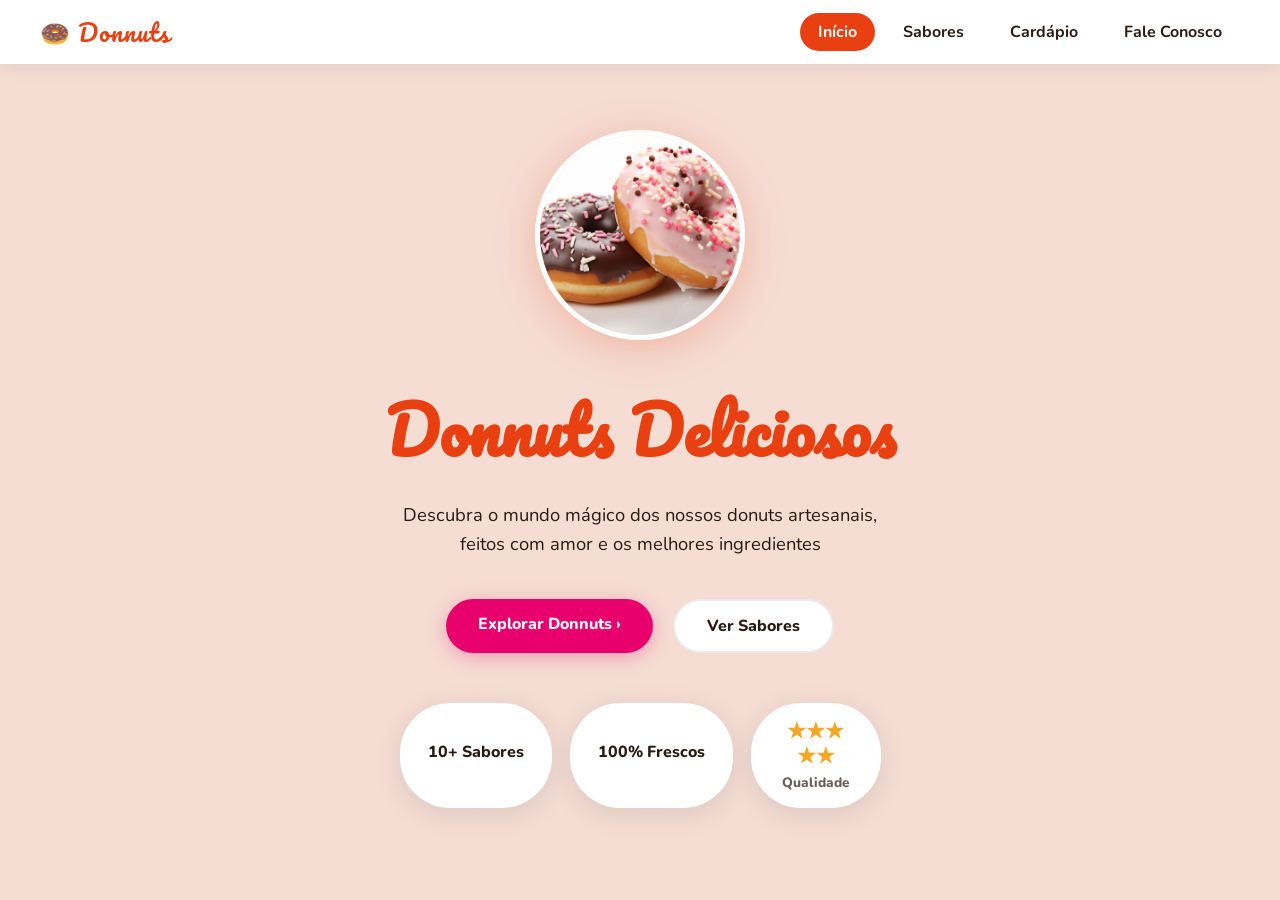
<file: index.html>
<!DOCTYPE html>
<html lang="pt-BR">
<head>
  <meta charset="UTF-8" />
  <meta name="viewport" content="width=device-width, initial-scale=1.0"/>
  <title>Donnuts Deliciosos</title>
  <link rel="stylesheet" href="style.css" />
  <link href="https://fonts.googleapis.com/css2?family=Pacifico&family=Nunito:wght@400;600;700;800&display=swap" rel="stylesheet"/>
  <link rel="shortcut icon" href="images/favicon.jpg" type="image/x-icon">
</head>
<body>

  <!-- MENU FIXO -->
  <nav class="navbar">
    <div class="nav-logo">🍩 Donnuts</div>
    <ul class="nav-links">
      <li><a href="index.html" class="active">Início</a></li>
      <li><a href="sabores.html">Sabores</a></li>
      <li><a href="cardapio.html">Cardápio</a></li>
      <li><a href="contato.html">Fale Conosco</a></li>
    </ul>
    <div class="hamburger" onclick="toggleMenu()">☰</div>
  </nav>

  <!-- HERO SECTION -->
  <section class="hero">
    <div class="hero-img-wrap">
      <img src="images/donuts-hero.jpg" alt="Donnuts deliciosos" class="hero-circle-img"/>
    </div>
    <h1 class="hero-title">Donnuts Deliciosos</h1>
    <p class="hero-subtitle">Descubra o mundo mágico dos nossos donuts artesanais,<br>feitos com amor e os melhores ingredientes</p>
    <div class="hero-buttons">
      <a href="sabores.html" class="btn-primary">Explorar Donnuts ›</a>
      <a href="cardapio.html" class="btn-secondary">Ver Sabores</a>
    </div>
    <div class="hero-badges">
      <div class="badge"><br>10+ Sabores</div>
      <div class="badge"><br>100% Frescos</div>
      <div class="badge">
        <span class="stars">★★★<br>★★</span>
        <span class="badge-label">Qualidade</span>
      </div>
    </div>
  </section>

  <script src="menu.js"></script>
</body>
</html>
</file>
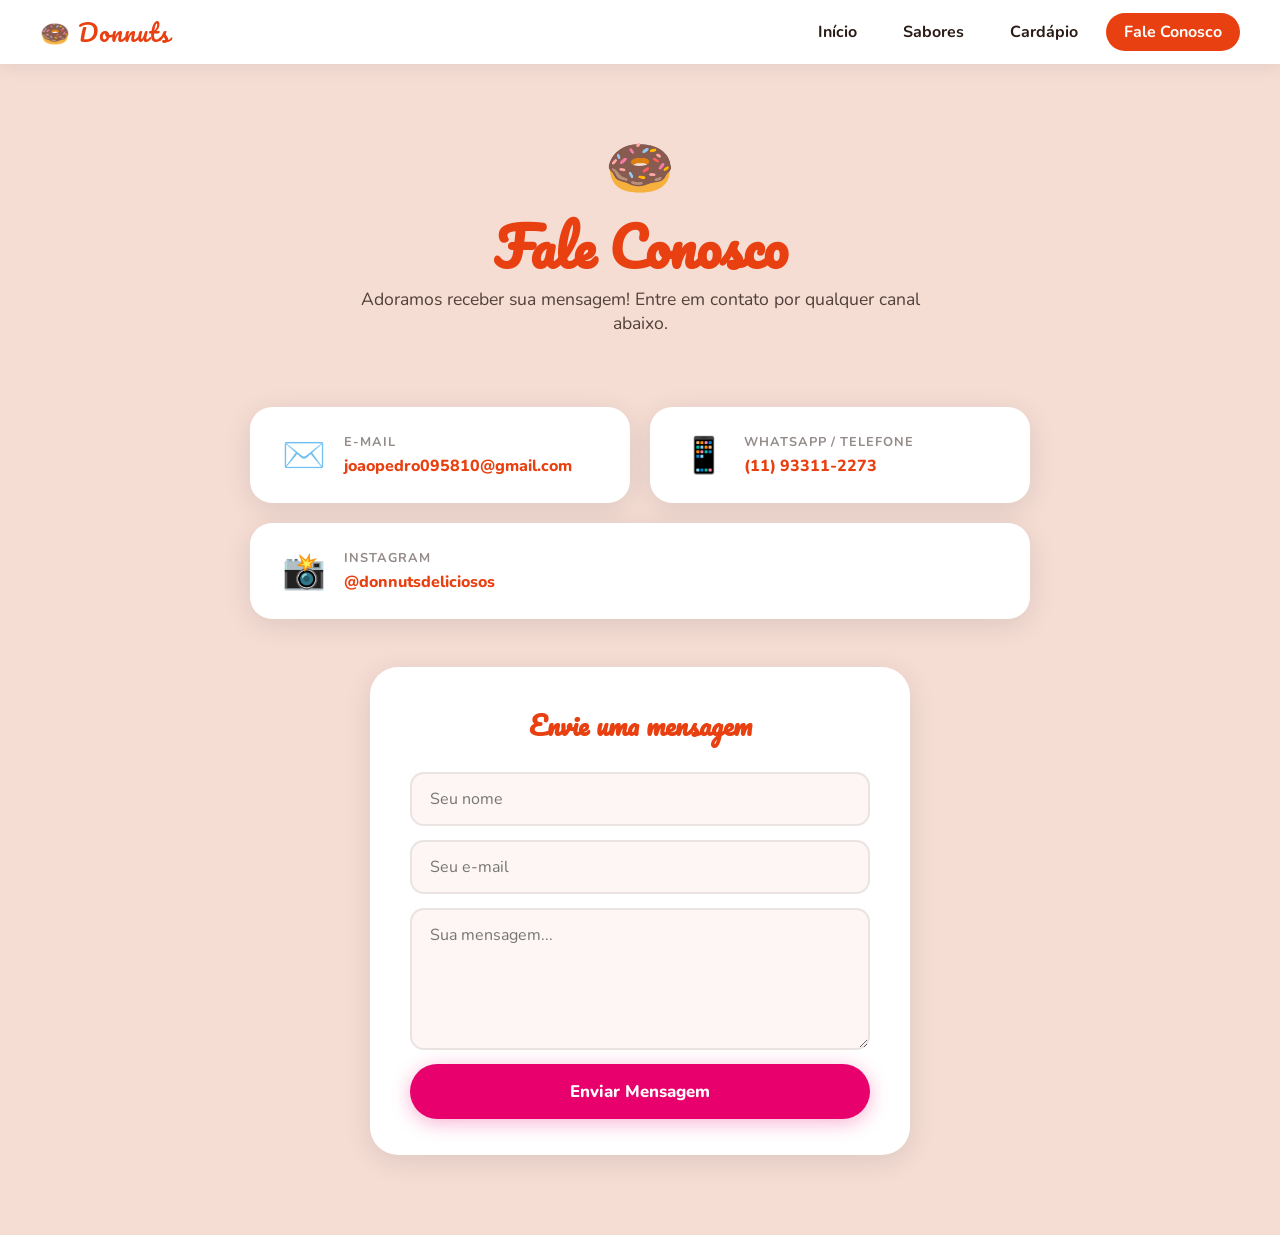
<file: contato.html>
<!DOCTYPE html>
<html lang="pt-BR">
<head>
  <meta charset="UTF-8" />
  <meta name="viewport" content="width=device-width, initial-scale=1.0"/>
  <title>Fale Conosco – Donnuts Deliciosos</title>
  <link rel="stylesheet" href="style.css" />
  <link href="https://fonts.googleapis.com/css2?family=Pacifico&family=Nunito:wght@400;600;700;800&display=swap" rel="stylesheet"/>
  <link rel="shortcut icon" href="images/favicon.jpg" type="image/x-icon">
</head>
<body>

  <nav class="navbar">
    <div class="nav-logo">🍩 Donnuts</div>
    <ul class="nav-links">
      <li><a href="index.html">Início</a></li>
      <li><a href="sabores.html">Sabores</a></li>
      <li><a href="cardapio.html">Cardápio</a></li>
      <li><a href="contato.html" class="active">Fale Conosco</a></li>
    </ul>
    <div class="hamburger" onclick="toggleMenu()">☰</div>
  </nav>

  <section class="page-section contato-page">
    <div class="contato-hero">
      <span class="contato-emoji">🍩</span>
      <h1 class="page-title orange">Fale Conosco</h1>
      <p class="page-subtitle">Adoramos receber sua mensagem! Entre em contato por qualquer canal abaixo.</p>
    </div>

    <div class="contato-cards">

      <a href="mailto:donnutsdeliciosos@gmail.com" class="contato-card">
        <div class="contato-icon">✉️</div>
        <div class="contato-info">
          <span class="contato-label">E-mail</span>
          <span class="contato-value">joaopedro095810@gmail.com</span>
        </div>
      </a>

      <a href="https://wa.me/5511999999999" target="_blank" class="contato-card">
        <div class="contato-icon">📱</div>
        <div class="contato-info">
          <span class="contato-label">WhatsApp / Telefone</span>
          <span class="contato-value">(11) 93311-2273</span>
        </div>
      </a>

      <a href="https://instagram.com/donnutsdeliciosos" target="_blank" class="contato-card">
        <div class="contato-icon">📸</div>
        <div class="contato-info">
          <span class="contato-label">Instagram</span>
          <span class="contato-value">@donnutsdeliciosos</span>
        </div>
      </a>

    </div>

    <div class="contato-form-wrap">
      <h2 class="form-title">Envie uma mensagem</h2>
      <form class="contato-form" onsubmit="handleForm(event)">
        <input type="text" placeholder="Seu nome" required />
        <input type="email" placeholder="Seu e-mail" required />
        <textarea placeholder="Sua mensagem..." rows="5" required></textarea>
        <button type="submit" class="btn-pink">Enviar Mensagem</button>
      </form>
      <p id="form-success" class="form-success" style="display:none">✅ Mensagem enviada! Logo entraremos em contato.</p>
    </div>
  </section>

  <script src="menu.js"></script>
  <script>
    function handleForm(e) {
      e.preventDefault();
      document.getElementById('form-success').style.display = 'block';
      e.target.reset();
    }
  </script>
</body>
</html>
</file>
<file: style.css>
/* ============================================================
   DONNUTS DELICIOSOS – Global Styles
   ============================================================ */

:root {
  --bg: #f5ddd4;
  --orange: #e84010;
  --pink: #e8006c;
  --white: #ffffff;
  --dark: #2a1a14;
  --card-bg: #ffffff;
  --nav-bg: #ffffff;
  --shadow: 0 6px 28px rgba(0,0,0,0.10);
  --radius: 22px;
  --font-display: 'Pacifico', cursive;
  --font-body: 'Nunito', sans-serif;
}

*, *::before, *::after { box-sizing: border-box; margin: 0; padding: 0; }

html { scroll-behavior: smooth; }

body {
  background: var(--bg);
  font-family: var(--font-body);
  color: var(--dark);
  min-height: 100vh;
}

/* ============================================================
   NAVBAR
   ============================================================ */
.navbar {
  position: fixed;
  top: 0; left: 0; right: 0;
  z-index: 1000;
  background: var(--nav-bg);
  box-shadow: 0 2px 18px rgba(0,0,0,0.08);
  display: flex;
  align-items: center;
  justify-content: space-between;
  padding: 0 40px;
  height: 64px;
}

.nav-logo {
  font-family: var(--font-display);
  font-size: 1.5rem;
  color: var(--orange);
  letter-spacing: 1px;
}

.nav-links {
  list-style: none;
  display: flex;
  gap: 10px;
}

.nav-links li a {
  text-decoration: none;
  color: var(--dark);
  font-size: 1rem;
  font-weight: 700;
  padding: 8px 18px;
  border-radius: 50px;
  transition: background 0.2s, color 0.2s;
}

.nav-links li a:hover,
.nav-links li a.active {
  background: var(--orange);
  color: #fff;
}

.hamburger {
  display: none;
  font-size: 1.7rem;
  cursor: pointer;
  color: var(--orange);
}

/* ============================================================
   SHARED PAGE WRAPPER
   ============================================================ */
.page-section {
  padding-top: 90px;
  min-height: 100vh;
  display: flex;
  flex-direction: column;
  align-items: center;
}

.page-title {
  font-family: var(--font-display);
  font-size: clamp(2rem, 5vw, 3.4rem);
  color: var(--orange);
  text-align: center;
  margin-bottom: 10px;
  line-height: 1.1;
}

.page-subtitle {
  font-size: clamp(0.95rem, 2vw, 1.1rem);
  color: var(--dark);
  text-align: center;
  max-width: 560px;
  margin-bottom: 36px;
  opacity: 0.8;
}

/* ============================================================
   HOME / HERO
   ============================================================ */
.hero {
  padding-top: 90px;
  min-height: 100vh;
  display: flex;
  flex-direction: column;
  align-items: center;
  text-align: center;
  padding-bottom: 60px;
}

.hero-img-wrap {
  margin-top: 40px;
  margin-bottom: 28px;
}

.hero-circle-img {
  width: 210px;
  height: 210px;
  border-radius: 50%;
  object-fit: cover;
  box-shadow: 0 8px 40px rgba(232,64,16,0.25);
  border: 5px solid var(--white);
  animation: floatUp 0.8s ease both;
}

@keyframes floatUp {
  from { opacity: 0; transform: translateY(30px); }
  to   { opacity: 1; transform: translateY(0); }
}

.hero-title {
  font-family: var(--font-display);
  font-size: clamp(2.4rem, 6vw, 4rem);
  color: var(--orange);
  margin-bottom: 14px;
  animation: floatUp 0.9s 0.1s ease both;
}

.hero-subtitle {
  font-size: clamp(1rem, 2.2vw, 1.15rem);
  color: var(--dark);
  opacity: 0.75;
  line-height: 1.6;
  max-width: 500px;
  margin-bottom: 40px;
  animation: floatUp 1s 0.2s ease both;
}

.hero-buttons {
  display: flex;
  gap: 20px;
  flex-wrap: wrap;
  justify-content: center;
  margin-bottom: 50px;
  animation: floatUp 1s 0.3s ease both;
}

.btn-primary {
  background: var(--pink);
  color: #fff;
  border: none;
  border-radius: 50px;
  padding: 14px 32px;
  font-size: 1rem;
  font-family: var(--font-body);
  font-weight: 800;
  cursor: pointer;
  text-decoration: none;
  transition: transform 0.18s, box-shadow 0.18s;
  display: inline-block;
  box-shadow: 0 4px 20px rgba(232,0,108,0.3);
}

.btn-primary:hover {
  transform: translateY(-3px) scale(1.04);
  box-shadow: 0 8px 28px rgba(232,0,108,0.4);
}

.btn-secondary {
  background: var(--white);
  color: var(--dark);
  border: 2px solid rgba(0,0,0,0.08);
  border-radius: 50px;
  padding: 14px 32px;
  font-size: 1rem;
  font-family: var(--font-body);
  font-weight: 800;
  cursor: pointer;
  text-decoration: none;
  transition: transform 0.18s, box-shadow 0.18s;
  display: inline-block;
}

.btn-secondary:hover {
  transform: translateY(-3px);
  box-shadow: var(--shadow);
}

.btn-pink {
  background: var(--pink);
  color: #fff;
  border: none;
  border-radius: 50px;
  padding: 14px 40px;
  font-size: 1rem;
  font-family: var(--font-body);
  font-weight: 800;
  cursor: pointer;
  text-decoration: none;
  display: inline-block;
  transition: transform 0.18s, box-shadow 0.18s;
  box-shadow: 0 4px 20px rgba(232,0,108,0.3);
}

.btn-pink:hover {
  transform: translateY(-3px) scale(1.04);
  box-shadow: 0 8px 28px rgba(232,0,108,0.4);
}

.btn-large {
  font-size: 1.15rem;
  padding: 18px 52px;
  margin-top: 48px;
  margin-bottom: 40px;
  letter-spacing: 0.5px;
}

.hero-badges {
  display: flex;
  gap: 18px;
  flex-wrap: wrap;
  justify-content: center;
  animation: floatUp 1s 0.4s ease both;
}

.badge {
  background: var(--white);
  border-radius: 50px;
  padding: 16px 28px;
  font-size: 1rem;
  font-weight: 800;
  color: var(--dark);
  box-shadow: var(--shadow);
  display: flex;
  flex-direction: column;
  align-items: center;
  min-width: 130px;
}

.stars {
  color: #f5a623;
  font-size: 1.3rem;
  line-height: 1.2;
}

.badge-label {
  font-size: 0.85rem;
  margin-top: 4px;
  opacity: 0.7;
}

/* ── GAVETA DE INGREDIENTES ─────────────────────────────── */
.flavor-img-box {
  position: relative;
  overflow: hidden;
}

.flavor-drawer {
  position: absolute;
  bottom: 0;
  left: 0;
  right: 0;
  background: rgba(255, 228, 228, 0.96);
  padding: 14px 16px 16px;
  transform: translateY(100%);
  transition: transform 0.35s cubic-bezier(0.34, 1.2, 0.64, 1);
  border-radius: 0 0 20px 20px;
}

.flavor-img-box:hover .flavor-drawer {
  transform: translateY(0);
}

.drawer-title {
  font-family: 'Nunito', sans-serif;
  font-size: 0.85rem;
  font-weight: 800;
  color: #e84010;
  margin-bottom: 8px;
  text-transform: uppercase;
  letter-spacing: 0.5px;
}

.flavor-drawer ul {
  list-style: none;
  padding: 0;
  margin: 0;
  display: flex;
  flex-direction: column;
  gap: 4px;
}

.flavor-drawer ul li {
  font-family: 'Nunito', sans-serif;
  font-size: 0.78rem;
  font-weight: 600;
  color: #2a1a14;
  padding-left: 10px;
  position: relative;
}

.flavor-drawer ul li::before {
  content: '•';
  position: absolute;
  left: 0;
  color: #e8006c;
}

/* ============================================================
   SABORES PAGE
   ============================================================ */
.sabores-page {
  padding-top: 90px;
  gap: 0;
}

.sabores-page .page-title {
  margin-top: 36px;
  margin-bottom: 20px;
}

.hero-banner-wrap {
  width: 100%;
  max-width: 680px;
  border-radius: 28px;
  overflow: hidden;
  margin-bottom: 28px;
  box-shadow: var(--shadow);
}

.hero-banner-img {
  width: 100%;
  height: 220px;
  object-fit: cover;
  display: block;
}

.tag-row {
  display: flex;
  gap: 18px;
  flex-wrap: wrap;
  justify-content: center;
  margin-bottom: 32px;
}

.tag-pill {
  background: var(--white);
  border-radius: 50px;
  padding: 13px 28px;
  font-size: 1rem;
  font-weight: 700;
  color: var(--dark);
  box-shadow: var(--shadow);
}

.variedades-box {
  background: var(--white);
  border-radius: 28px;
  padding: 26px 36px 30px;
  max-width: 720px;
  width: 92%;
  box-shadow: var(--shadow);
  text-align: center;
  margin-bottom: 8px;
}

.variedades-title {
  font-family: var(--font-body);
  font-size: 1.25rem;
  font-weight: 800;
  color: var(--dark);
  margin-bottom: 20px;
}

.variedades-grid {
  display: flex;
  gap: 14px;
  justify-content: center;
  flex-wrap: wrap;
}

.var-img {
  width: 160px;
  height: 130px;
  object-fit: cover;
  border-radius: 14px;
  box-shadow: 0 4px 14px rgba(0,0,0,0.10);
  transition: transform 0.2s;
}

.var-img:hover {
  transform: scale(1.05);
}

/* ============================================================
   CARDÁPIO PAGE
   ============================================================ */
.cardapio-page {
  padding-top: 90px;
  padding-bottom: 60px;
}

.cardapio-page .page-title {
  margin-top: 36px;
}

.flavors-grid {
  display: grid;
  grid-template-columns: repeat(3, 1fr);
  gap: 28px;
  max-width: 860px;
  width: 92%;
  margin-top: 10px;
}

.flavor-card {
  display: flex;
  flex-direction: column;
  align-items: center;
  gap: 10px;
}

.flavor-name {
  font-size: 1rem;
  font-weight: 800;
  color: var(--dark);
  text-align: center;
  line-height: 1.3;
}

.flavor-img-box {
  background: var(--white);
  border-radius: 20px;
  width: 100%;
  aspect-ratio: 4/3;
  overflow: hidden;
  box-shadow: var(--shadow);
  transition: transform 0.22s, box-shadow 0.22s;
}

.flavor-img-box:hover {
  transform: translateY(-5px) scale(1.03);
  box-shadow: 0 12px 36px rgba(0,0,0,0.14);
}

.flavor-img-box img {
  width: 100%;
  height: 100%;
  object-fit: cover;
  display: block;
}

/* ============================================================
   CONTATO PAGE
   ============================================================ */
.contato-page {
  padding-top: 90px;
  padding-bottom: 80px;
  gap: 0;
}

.contato-hero {
  text-align: center;
  margin-top: 40px;
  margin-bottom: 36px;
}

.contato-emoji {
  font-size: 3.5rem;
  display: block;
  margin-bottom: 10px;
}

.contato-cards {
  display: flex;
  flex-wrap: wrap;
  gap: 20px;
  justify-content: center;
  max-width: 780px;
  width: 92%;
  margin-bottom: 48px;
}

.contato-card {
  background: var(--white);
  border-radius: 22px;
  padding: 24px 32px;
  display: flex;
  align-items: center;
  gap: 18px;
  min-width: 260px;
  text-decoration: none;
  color: var(--dark);
  box-shadow: var(--shadow);
  transition: transform 0.2s, box-shadow 0.2s;
  flex: 1;
}

.contato-card:hover {
  transform: translateY(-4px);
  box-shadow: 0 10px 36px rgba(232,0,108,0.15);
}

.contato-icon {
  font-size: 2.2rem;
}

.contato-info {
  display: flex;
  flex-direction: column;
  gap: 4px;
}

.contato-label {
  font-size: 0.8rem;
  font-weight: 700;
  text-transform: uppercase;
  letter-spacing: 1px;
  opacity: 0.5;
}

.contato-value {
  font-size: 1rem;
  font-weight: 800;
  color: var(--orange);
}

.contato-form-wrap {
  background: var(--white);
  border-radius: 28px;
  padding: 36px 40px;
  max-width: 540px;
  width: 92%;
  box-shadow: var(--shadow);
}

.form-title {
  font-family: var(--font-display);
  font-size: 1.6rem;
  color: var(--orange);
  margin-bottom: 24px;
  text-align: center;
}

.contato-form {
  display: flex;
  flex-direction: column;
  gap: 14px;
}

.contato-form input,
.contato-form textarea {
  border: 2px solid rgba(0,0,0,0.08);
  border-radius: 14px;
  padding: 14px 18px;
  font-family: var(--font-body);
  font-size: 1rem;
  color: var(--dark);
  background: #fdf6f4;
  outline: none;
  resize: vertical;
  transition: border-color 0.2s;
}

.contato-form input:focus,
.contato-form textarea:focus {
  border-color: var(--pink);
}

.contato-form .btn-pink {
  width: 100%;
  font-size: 1.05rem;
  padding: 16px;
}

.form-success {
  margin-top: 16px;
  color: #28a745;
  font-weight: 700;
  text-align: center;
  font-size: 1rem;
}

/* ============================================================
   RESPONSIVO
   ============================================================ */
@media (max-width: 768px) {
  .navbar { padding: 0 20px; }
  .nav-links { display: none; flex-direction: column; position: absolute; top: 64px; left: 0; right: 0; background: var(--white); box-shadow: var(--shadow); padding: 16px; gap: 6px; }
  .nav-links.open { display: flex; }
  .hamburger { display: block; }

  .flavors-grid { grid-template-columns: repeat(2, 1fr); max-width: 500px; gap: 20px; }
  .contato-form-wrap { padding: 28px 22px; }
  .hero-badges { gap: 12px; }
  .badge { min-width: 110px; padding: 14px 20px; }
}

@media (max-width: 480px) {
  .flavors-grid { grid-template-columns: 1fr 1fr; gap: 16px; }
  .hero-buttons { flex-direction: column; align-items: center; }
  .hero-circle-img { width: 170px; height: 170px; }
}
</file>
